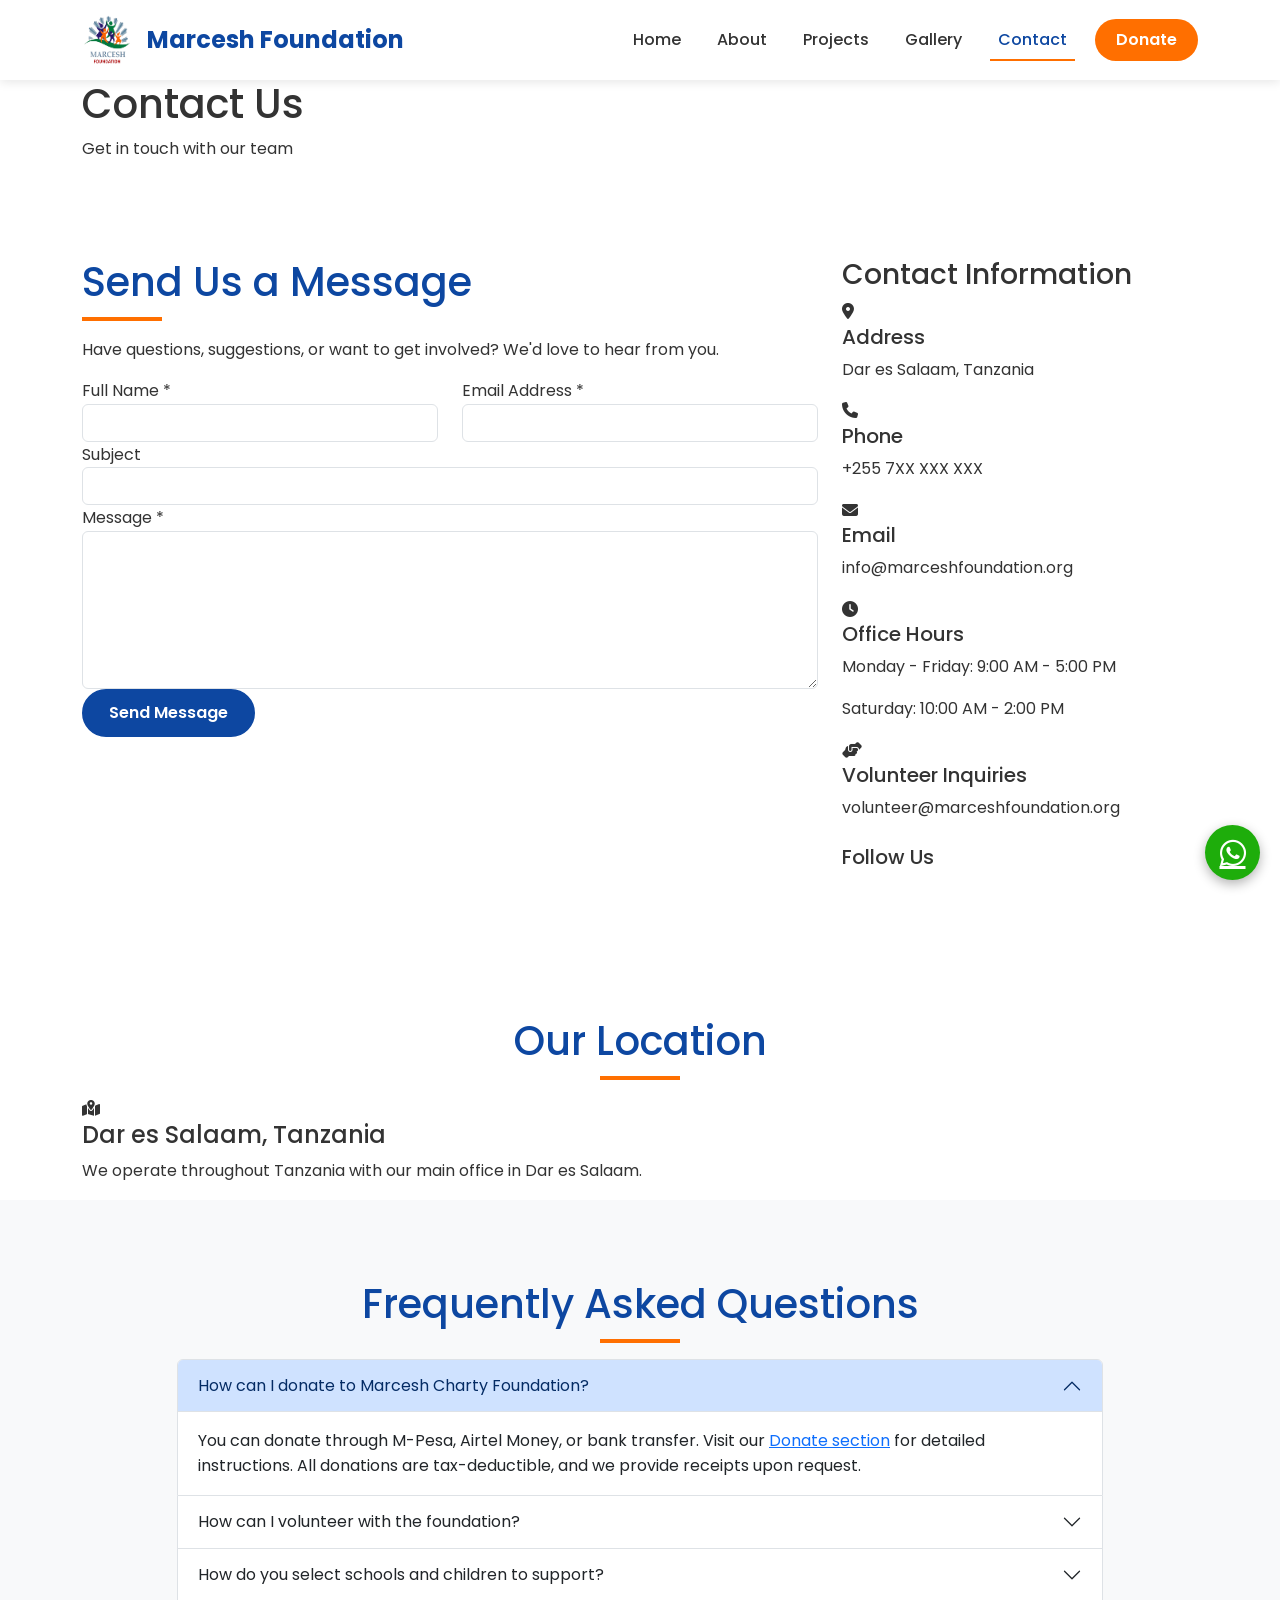
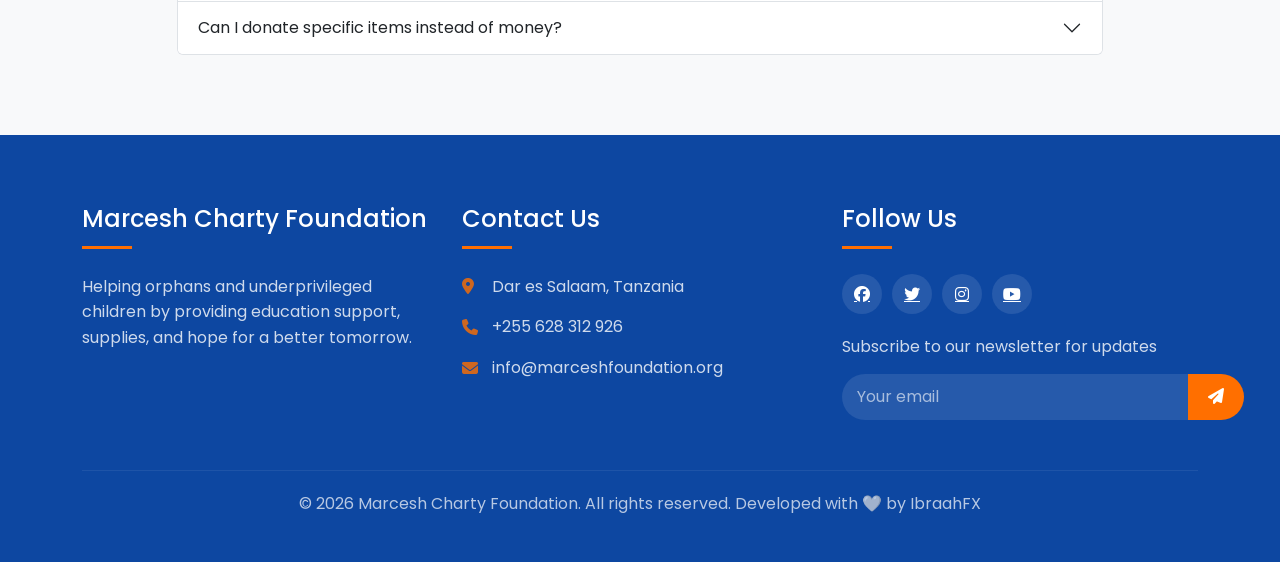
<file: contact.html>
<!DOCTYPE html>
<html lang="en">
<head>
    <meta charset="UTF-8">
    <meta name="viewport" content="width=device-width, initial-scale=1.0">
    <title>Contact Us - Marcesh Charty Foundation</title>
    
    <!-- Bootstrap CSS -->
    <link href="https://cdn.jsdelivr.net/npm/bootstrap@5.3.0-alpha1/dist/css/bootstrap.min.css" rel="stylesheet">
    
    <!-- Google Fonts -->
    <link href="https://fonts.googleapis.com/css2?family=Poppins:wght@300;400;500;600;700&display=swap" rel="stylesheet">
    
    <!-- Font Awesome -->
    <link rel="stylesheet" href="https://cdnjs.cloudflare.com/ajax/libs/font-awesome/6.4.0/css/all.min.css">
    
    <!-- Custom CSS -->
    <link rel="stylesheet" href="cssstyle.css">
</head>
<body>
   <!-- Navigation -->
<nav class="navbar navbar-expand-lg navbar-light fixed-top">
    <div class="container">
        <a class="navbar-brand" href="index.html">
            <!-- Logo Container -->
            <div class="logo-container">
                <!-- WEKA LOGO YAKO HAPA -->
                <img src="marcesh-logo.png" alt="Marcesh Charity Foundation Logo" class="site-logo">
                <!-- Fallback text if logo doesn't load -->
                <span class="logo-text">Marcesh Foundation</span>
            </div>
        </a>
        <button class="navbar-toggler" type="button" data-bs-toggle="collapse" data-bs-target="#navbarNav">
            <span class="navbar-toggler-icon"></span>
        </button>
        <div class="collapse navbar-collapse" id="navbarNav">
            <ul class="navbar-nav ms-auto">
                <li class="nav-item">
                    <a class="nav-link " href="index.html">Home</a>
                </li>
                <li class="nav-item">
                    <a class="nav-link" href="about.html">About</a>
                </li>
                <li class="nav-item">
                    <a class="nav-link" href="projects.html">Projects</a>
                </li>
                <li class="nav-item">
                    <a class="nav-link" href="gallery.html">Gallery</a>
                </li>
                <li class="nav-item">
                    <a class="nav-link active" href="contact.html">Contact</a>
                </li>
                <li class="nav-item">
                    <a class="btn btn-donate" href="index.html#donate-section">Donate</a>
                </li>
            </ul>
        </div>
    </div>
</nav>

    <!-- Page Header -->
    <section class="page-header">
        <div class="container">
            <h1>Contact Us</h1>
            <p>Get in touch with our team</p>
        </div>
    </section>

    <!-- Contact Section -->
    <section class="section-padding">
        <div class="container">
            <div class="row">
                <div class="col-lg-8">
                    <h2 class="section-title">Send Us a Message</h2>
                    <p>Have questions, suggestions, or want to get involved? We'd love to hear from you.</p>
                    
                    <form id="contactForm" class="contact-form">
                        <div class="row">
                            <div class="col-md-6">
                                <div class="form-group">
                                    <label for="name">Full Name *</label>
                                    <input type="text" id="name" class="form-control" required>
                                </div>
                            </div>
                            <div class="col-md-6">
                                <div class="form-group">
                                    <label for="email">Email Address *</label>
                                    <input type="email" id="email" class="form-control" required>
                                </div>
                            </div>
                        </div>
                        
                        <div class="form-group">
                            <label for="subject">Subject</label>
                            <input type="text" id="subject" class="form-control">
                        </div>
                        
                        <div class="form-group">
                            <label for="message">Message *</label>
                            <textarea id="message" rows="6" class="form-control" required></textarea>
                        </div>
                        
                        <button type="submit" class="btn btn-primary">Send Message</button>
                    </form>
                    
                    <div id="formMessage" class="alert alert-success mt-3" style="display: none;">
                        Thank you for your message! We'll get back to you soon.
                    </div>
                </div>
                
                <div class="col-lg-4">
                    <div class="contact-info-card">
                        <h3>Contact Information</h3>
                        
                        <div class="contact-info-item">
                            <div class="contact-icon">
                                <i class="fas fa-map-marker-alt"></i>
                            </div>
                            <div class="contact-details">
                                <h5>Address</h5>
                                <p>Dar es Salaam, Tanzania</p>
                            </div>
                        </div>
                        
                        <div class="contact-info-item">
                            <div class="contact-icon">
                                <i class="fas fa-phone"></i>
                            </div>
                            <div class="contact-details">
                                <h5>Phone</h5>
                                <p>+255 7XX XXX XXX</p>
                            </div>
                        </div>
                        
                        <div class="contact-info-item">
                            <div class="contact-icon">
                                <i class="fas fa-envelope"></i>
                            </div>
                            <div class="contact-details">
                                <h5>Email</h5>
                                <p>info@marceshfoundation.org</p>
                            </div>
                        </div>
                        
                        <div class="contact-info-item">
                            <div class="contact-icon">
                                <i class="fas fa-clock"></i>
                            </div>
                            <div class="contact-details">
                                <h5>Office Hours</h5>
                                <p>Monday - Friday: 9:00 AM - 5:00 PM</p>
                                <p>Saturday: 10:00 AM - 2:00 PM</p>
                            </div>
                        </div>
                        
                        <div class="contact-info-item">
                            <div class="contact-icon">
                                <i class="fas fa-hands-helping"></i>
                            </div>
                            <div class="contact-details">
                                <h5>Volunteer Inquiries</h5>
                                <p>volunteer@marceshfoundation.org</p>
                            </div>
                        </div>
                    </div>
                    
                    <div class="social-contact mt-4">
                        <h5>Follow Us</h5>
                        <div class="social-icons">
                            <a href="#"><i class="fab fa-facebook"></i></a>
                            <a href="#"><i class="fab fa-twitter"></i></a>
                            <a href="#"><i class="fab fa-instagram"></i></a>
                            <a href="#"><i class="fab fa-youtube"></i></a>
                        </div>
                    </div>
                </div>
            </div>
        </div>
    </section>

    <!-- Map Section -->
    <section class="map-section">
        <div class="container">
            <div class="row">
                <div class="col-lg-12">
                    <h2 class="section-title text-center">Our Location</h2>
                    
                    <div class="map-placeholder">
                        <div class="map-content">
                            <i class="fas fa-map-marked-alt"></i>
                            <h4>Dar es Salaam, Tanzania</h4>
                            <p>We operate throughout Tanzania with our main office in Dar es Salaam.</p>
                        </div>
                    </div>
                </div>
            </div>
        </div>
    </section>

    <!-- FAQ Section -->
    <section class="section-padding bg-light">
        <div class="container">
            <h2 class="section-title text-center">Frequently Asked Questions</h2>
            
            <div class="row">
                <div class="col-lg-10 mx-auto">
                    <div class="accordion" id="faqAccordion">
                        <!-- FAQ Item 1 -->
                        <div class="accordion-item">
                            <h2 class="accordion-header" id="faqHeading1">
                                <button class="accordion-button" type="button" data-bs-toggle="collapse" data-bs-target="#faq1">
                                    How can I donate to Marcesh Charty Foundation?
                                </button>
                            </h2>
                            <div id="faq1" class="accordion-collapse collapse show" data-bs-parent="#faqAccordion">
                                <div class="accordion-body">
                                    You can donate through M-Pesa, Airtel Money, or bank transfer. Visit our <a href="index.html#donateSection">Donate section</a> for detailed instructions. All donations are tax-deductible, and we provide receipts upon request.
                                </div>
                            </div>
                        </div>
                        
                        <!-- FAQ Item 2 -->
                        <div class="accordion-item">
                            <h2 class="accordion-header" id="faqHeading2">
                                <button class="accordion-button collapsed" type="button" data-bs-toggle="collapse" data-bs-target="#faq2">
                                    How can I volunteer with the foundation?
                                </button>
                            </h2>
                            <div id="faq2" class="accordion-collapse collapse" data-bs-parent="#faqAccordion">
                                <div class="accordion-body">
                                    We welcome volunteers! Please fill out our volunteer form or email us at volunteer@marceshfoundation.org. We have opportunities in tutoring, event organization, administrative support, and field work.
                                </div>
                            </div>
                        </div>
                        
                        <!-- FAQ Item 3 -->
                        <div class="accordion-item">
                            <h2 class="accordion-header" id="faqHeading3">
                                <button class="accordion-button collapsed" type="button" data-bs-toggle="collapse" data-bs-target="#faq3">
                                    How do you select schools and children to support?
                                </button>
                            </h2>
                            <div id="faq3" class="accordion-collapse collapse" data-bs-parent="#faqAccordion">
                                <div class="accordion-body">
                                    We partner with local authorities, community leaders, and educational institutions to identify the most underserved schools and children. Our team conducts needs assessments to ensure resources are directed where they're needed most.
                                </div>
                            </div>
                        </div>
                        
                        <!-- FAQ Item 4 -->
                        <div class="accordion-item">
                            <h2 class="accordion-header" id="faqHeading4">
                                <button class="accordion-button collapsed" type="button" data-bs-toggle="collapse" data-bs-target="#faq4">
                                    Can I donate specific items instead of money?
                                </button>
                            </h2>
                            <div id="faq4" class="accordion-collapse collapse" data-bs-parent="#faqAccordion">
                                <div class="accordion-body">
                                    Yes! We accept donations of school supplies, clothing, books, and non-perishable food items. Please contact us at donations@marceshfoundation.org to arrange drop-off or pickup.
                                </div>
                            </div>
                        </div>
                    </div>
                </div>
            </div>
        </div>
    </section>

    </section>
<a href="https://wa.me/255628312926" class="whatsapp-float" target="_blank" title="Chat with us on WhatsApp">
    <i class="fab fa-whatsapp"></i>
</a>


    <!-- Footer -->
    <footer class="footer">
        <div class="container">
            <div class="row">
                <div class="col-lg-4">
                    <div class="footer-about">
                        <h4>Marcesh Charty Foundation</h4>
                        <p>Helping orphans and underprivileged children by providing education support, supplies, and hope for a better tomorrow.</p>
                    </div>
                </div>
                
                <div class="col-lg-4">
                    <div class="footer-contact">
                        <h4>Contact Us</h4>
                        <p><i class="fas fa-map-marker-alt"></i> Dar es Salaam, Tanzania</p>
                        <p><i class="fas fa-phone"></i> +255 628 312 926</p>
                        <p><i class="fas fa-envelope"></i> info@marceshfoundation.org</p>
                    </div>
                </div>
                
                <div class="col-lg-4">
                    <div class="footer-social">
                        <h4>Follow Us</h4>
                        <div class="social-icons">
                            <a href="#"><i class="fab fa-facebook"></i></a>
                            <a href="#"><i class="fab fa-twitter"></i></a>
                            <a href="#"><i class="fab fa-instagram"></i></a>
                            <a href="#"><i class="fab fa-youtube"></i></a>
                        </div>
                        <p class="newsletter-text">Subscribe to our newsletter for updates</p>
                        <form class="newsletter-form">
                            <input type="email" placeholder="Your email" required>
                            <button type="submit"><i class="fas fa-paper-plane"></i></button>
                        </form>
                    </div>
                </div>
            </div>
            
            <div class="footer-bottom">
                <p>&copy; 2026 Marcesh Charty Foundation. All rights reserved. Developed with 🤍 by IbraahFX</p>
            </div>
        </div>
    </footer>

    <!-- Bootstrap JS -->
    <script src="https://cdn.jsdelivr.net/npm/bootstrap@5.3.0-alpha1/dist/js/bootstrap.bundle.min.js"></script>
    
    <!-- Custom JS -->
    <script src="jsscript.js"></script>
</body>

</html>
</file>
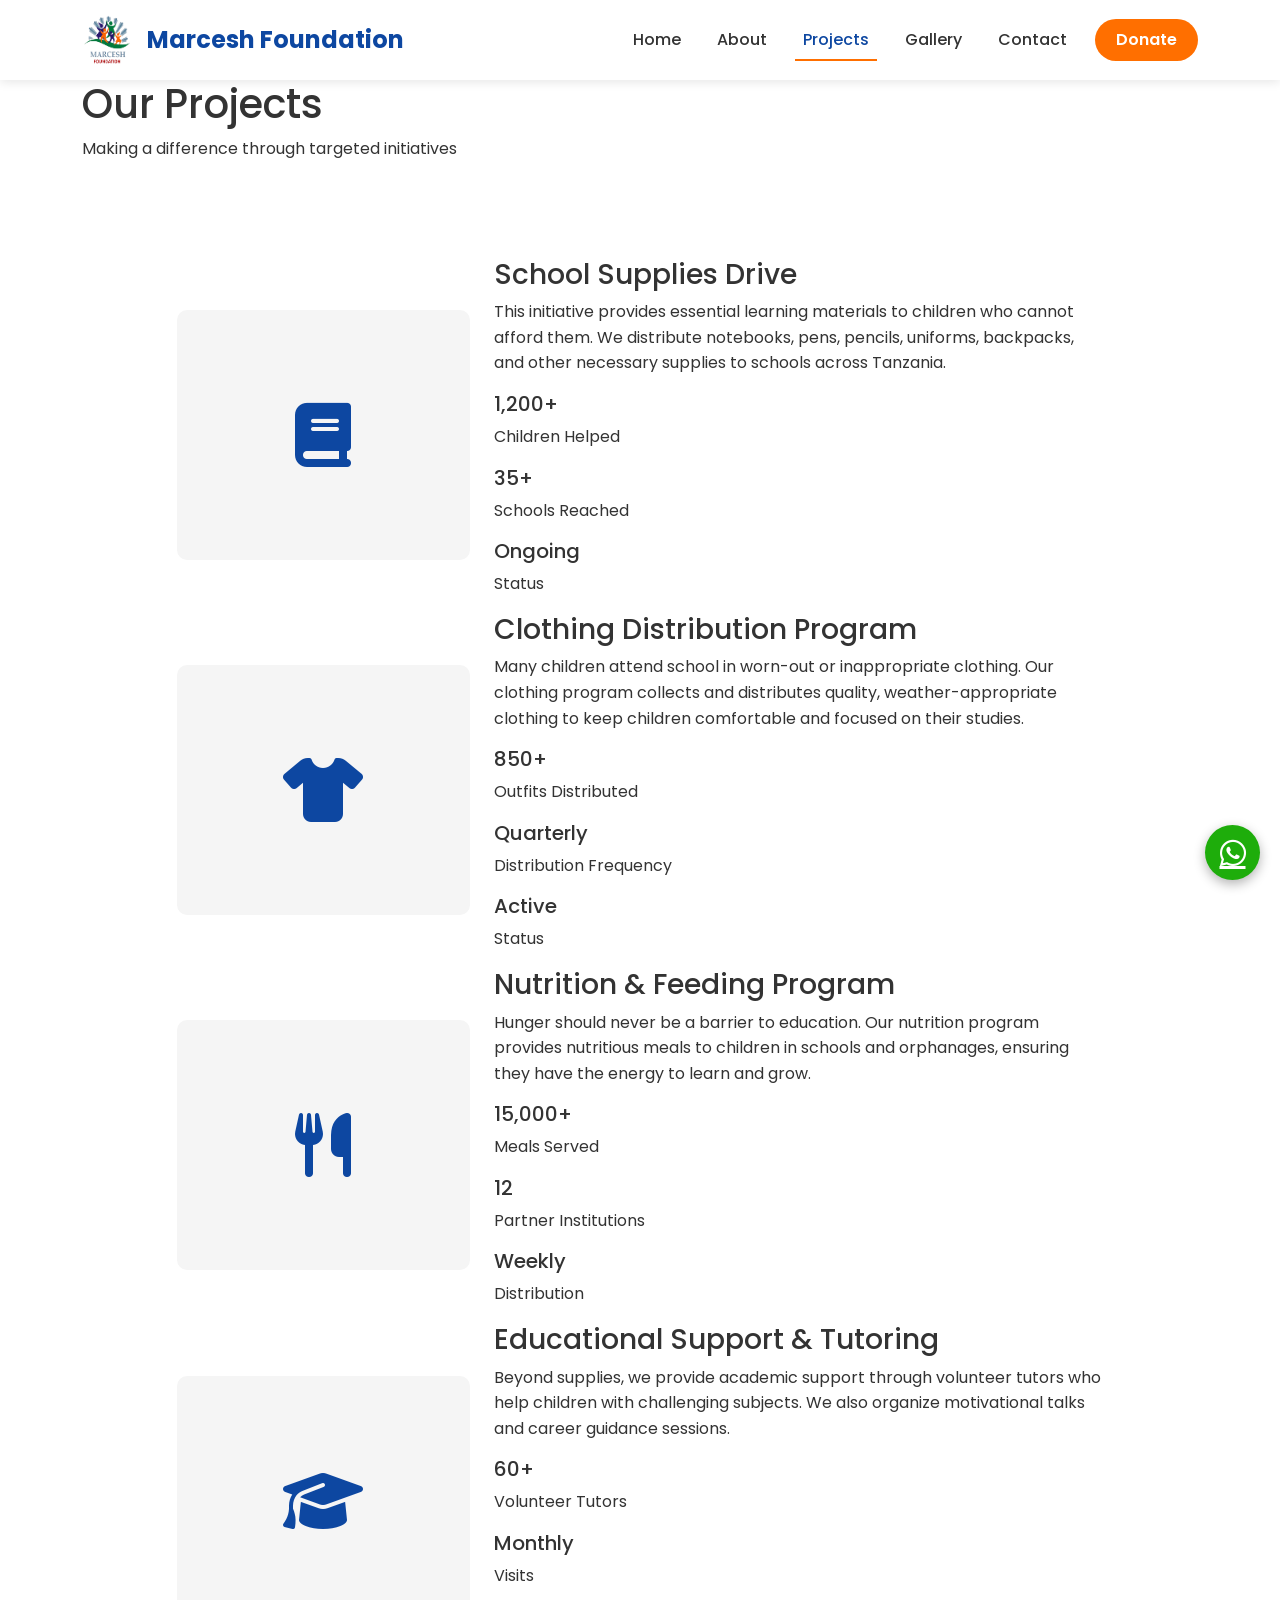
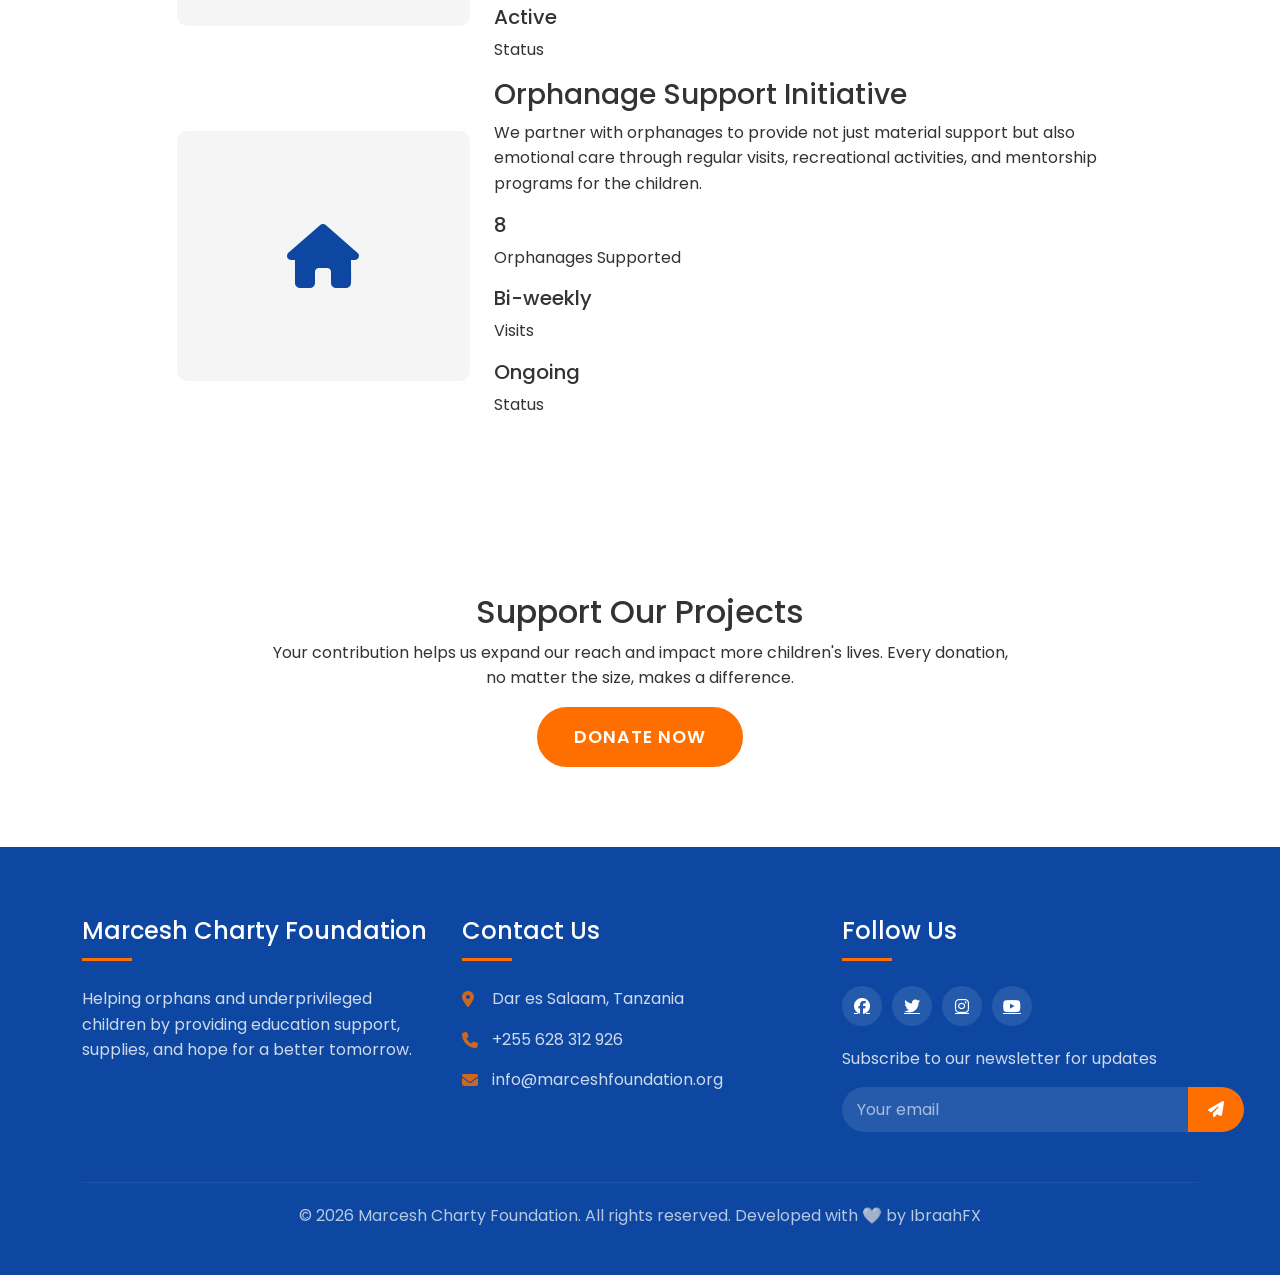
<file: projects.html>
<!DOCTYPE html>
<html lang="en">
<head>
    <meta charset="UTF-8">
    <meta name="viewport" content="width=device-width, initial-scale=1.0">
    <title>Our Projects - Marcesh Charty Foundation</title>
    
    <!-- Bootstrap CSS -->
    <link href="https://cdn.jsdelivr.net/npm/bootstrap@5.3.0-alpha1/dist/css/bootstrap.min.css" rel="stylesheet">
    
    <!-- Google Fonts -->
    <link href="https://fonts.googleapis.com/css2?family=Poppins:wght@300;400;500;600;700&display=swap" rel="stylesheet">
    
    <!-- Font Awesome -->
    <link rel="stylesheet" href="https://cdnjs.cloudflare.com/ajax/libs/font-awesome/6.4.0/css/all.min.css">
    
    <!-- Custom CSS -->
    <link rel="stylesheet" href="cssstyle.css">
</head>
<body>
   <!-- Navigation -->
<nav class="navbar navbar-expand-lg navbar-light fixed-top">
    <div class="container">
        <a class="navbar-brand" href="index.html">
            <!-- Logo Container -->
            <div class="logo-container">
                <!-- WEKA LOGO YAKO HAPA -->
                <img src="marcesh-logo.png" alt="Marcesh Charity Foundation Logo" class="site-logo">
                <!-- Fallback text if logo doesn't load -->
                <span class="logo-text">Marcesh Foundation</span>
            </div>
        </a>
        <button class="navbar-toggler" type="button" data-bs-toggle="collapse" data-bs-target="#navbarNav">
            <span class="navbar-toggler-icon"></span>
        </button>
        <div class="collapse navbar-collapse" id="navbarNav">
            <ul class="navbar-nav ms-auto">
                <li class="nav-item">
                    <a class="nav-link " href="index.html">Home</a>
                </li>
                <li class="nav-item">
                    <a class="nav-link" href="about.html">About</a>
                </li>
                <li class="nav-item">
                    <a class="nav-link active" href="projects.html">Projects</a>
                </li>
                <li class="nav-item">
                    <a class="nav-link" href="gallery.html">Gallery</a>
                </li>
                <li class="nav-item">
                    <a class="nav-link" href="contact.html">Contact</a>
                </li>
                <li class="nav-item">
                    <a class="btn btn-donate" href="index.html#donate-section">Donate</a>
                </li>
            </ul>
        </div>
    </div>
</nav>

    <!-- Page Header -->
    <section class="page-header">
        <div class="container">
            <h1>Our Projects</h1>
            <p>Making a difference through targeted initiatives</p>
        </div>
    </section>

    <!-- Projects List -->
    <section class="section-padding">
        <div class="container">
            <div class="row">
                <div class="col-lg-10 mx-auto">
                    <!-- Project 1 -->
                    <div class="project-detail-card">
                        <div class="row align-items-center">
                            <div class="col-md-4">
                                <div class="project-detail-image">
                                    <div class="image-placeholder">
                                        <i class="fas fa-book"></i>
                                    </div>
                                </div>
                            </div>
                            <div class="col-md-8">
                                <h3>School Supplies Drive</h3>
                                <p>This initiative provides essential learning materials to children who cannot afford them. We distribute notebooks, pens, pencils, uniforms, backpacks, and other necessary supplies to schools across Tanzania.</p>
                                <div class="project-stats">
                                    <div class="stat">
                                        <h5>1,200+</h5>
                                        <p>Children Helped</p>
                                    </div>
                                    <div class="stat">
                                        <h5>35+</h5>
                                        <p>Schools Reached</p>
                                    </div>
                                    <div class="stat">
                                        <h5>Ongoing</h5>
                                        <p>Status</p>
                                    </div>
                                </div>
                            </div>
                        </div>
                    </div>
                    
                    <!-- Project 2 -->
                    <div class="project-detail-card">
                        <div class="row align-items-center">
                            <div class="col-md-4">
                                <div class="project-detail-image">
                                    <div class="image-placeholder">
                                        <i class="fas fa-tshirt"></i>
                                    </div>
                                </div>
                            </div>
                            <div class="col-md-8">
                                <h3>Clothing Distribution Program</h3>
                                <p>Many children attend school in worn-out or inappropriate clothing. Our clothing program collects and distributes quality, weather-appropriate clothing to keep children comfortable and focused on their studies.</p>
                                <div class="project-stats">
                                    <div class="stat">
                                        <h5>850+</h5>
                                        <p>Outfits Distributed</p>
                                    </div>
                                    <div class="stat">
                                        <h5>Quarterly</h5>
                                        <p>Distribution Frequency</p>
                                    </div>
                                    <div class="stat">
                                        <h5>Active</h5>
                                        <p>Status</p>
                                    </div>
                                </div>
                            </div>
                        </div>
                    </div>
                    
                    <!-- Project 3 -->
                    <div class="project-detail-card">
                        <div class="row align-items-center">
                            <div class="col-md-4">
                                <div class="project-detail-image">
                                    <div class="image-placeholder">
                                        <i class="fas fa-utensils"></i>
                                    </div>
                                </div>
                            </div>
                            <div class="col-md-8">
                                <h3>Nutrition & Feeding Program</h3>
                                <p>Hunger should never be a barrier to education. Our nutrition program provides nutritious meals to children in schools and orphanages, ensuring they have the energy to learn and grow.</p>
                                <div class="project-stats">
                                    <div class="stat">
                                        <h5>15,000+</h5>
                                        <p>Meals Served</p>
                                    </div>
                                    <div class="stat">
                                        <h5>12</h5>
                                        <p>Partner Institutions</p>
                                    </div>
                                    <div class="stat">
                                        <h5>Weekly</h5>
                                        <p>Distribution</p>
                                    </div>
                                </div>
                            </div>
                        </div>
                    </div>
                    
                    <!-- Project 4 -->
                    <div class="project-detail-card">
                        <div class="row align-items-center">
                            <div class="col-md-4">
                                <div class="project-detail-image">
                                    <div class="image-placeholder">
                                        <i class="fas fa-graduation-cap"></i>
                                    </div>
                                </div>
                            </div>
                            <div class="col-md-8">
                                <h3>Educational Support & Tutoring</h3>
                                <p>Beyond supplies, we provide academic support through volunteer tutors who help children with challenging subjects. We also organize motivational talks and career guidance sessions.</p>
                                <div class="project-stats">
                                    <div class="stat">
                                        <h5>60+</h5>
                                        <p>Volunteer Tutors</p>
                                    </div>
                                    <div class="stat">
                                        <h5>Monthly</h5>
                                        <p>Visits</p>
                                    </div>
                                    <div class="stat">
                                        <h5>Active</h5>
                                        <p>Status</p>
                                    </div>
                                </div>
                            </div>
                        </div>
                    </div>
                    
                    <!-- Project 5 -->
                    <div class="project-detail-card">
                        <div class="row align-items-center">
                            <div class="col-md-4">
                                <div class="project-detail-image">
                                    <div class="image-placeholder">
                                        <i class="fas fa-home"></i>
                                    </div>
                                </div>
                            </div>
                            <div class="col-md-8">
                                <h3>Orphanage Support Initiative</h3>
                                <p>We partner with orphanages to provide not just material support but also emotional care through regular visits, recreational activities, and mentorship programs for the children.</p>
                                <div class="project-stats">
                                    <div class="stat">
                                        <h5>8</h5>
                                        <p>Orphanages Supported</p>
                                    </div>
                                    <div class="stat">
                                        <h5>Bi-weekly</h5>
                                        <p>Visits</p>
                                    </div>
                                    <div class="stat">
                                        <h5>Ongoing</h5>
                                        <p>Status</p>
                                    </div>
                                </div>
                            </div>
                        </div>
                    </div>
                </div>
            </div>
        </div>
    </section>

    <!-- Call to Action -->
    <section class="cta-section section-padding">
        <div class="container">
            <div class="row">
                <div class="col-lg-8 mx-auto text-center">
                    <h2>Support Our Projects</h2>
                    <p>Your contribution helps us expand our reach and impact more children's lives. Every donation, no matter the size, makes a difference.</p>
                    <a href="index.html#donateSection" class="btn btn-hero">Donate Now</a>
                </div>
            </div>
        </div>
    </section>

    </section>
<a href="https://wa.me/255628312926" class="whatsapp-float" target="_blank" title="Chat with us on WhatsApp">
    <i class="fab fa-whatsapp"></i>
</a>


     <!-- Footer -->
    <footer class="footer">
        <div class="container">
            <div class="row">
                <div class="col-lg-4">
                    <div class="footer-about">
                        <h4>Marcesh Charty Foundation</h4>
                        <p>Helping orphans and underprivileged children by providing education support, supplies, and hope for a better tomorrow.</p>
                    </div>
                </div>
                
                <div class="col-lg-4">
                    <div class="footer-contact">
                        <h4>Contact Us</h4>
                        <p><i class="fas fa-map-marker-alt"></i> Dar es Salaam, Tanzania</p>
                        <p><i class="fas fa-phone"></i> +255 628 312 926</p>
                        <p><i class="fas fa-envelope"></i> info@marceshfoundation.org</p>
                    </div>
                </div>
                
                <div class="col-lg-4">
                    <div class="footer-social">
                        <h4>Follow Us</h4>
                        <div class="social-icons">
                            <a href="#"><i class="fab fa-facebook"></i></a>
                            <a href="#"><i class="fab fa-twitter"></i></a>
                            <a href="#"><i class="fab fa-instagram"></i></a>
                            <a href="#"><i class="fab fa-youtube"></i></a>
                        </div>
                        <p class="newsletter-text">Subscribe to our newsletter for updates</p>
                        <form class="newsletter-form">
                            <input type="email" placeholder="Your email" required>
                            <button type="submit"><i class="fas fa-paper-plane"></i></button>
                        </form>
                    </div>
                </div>
            </div>
            
            <div class="footer-bottom">
                <p>&copy; 2026 Marcesh Charty Foundation. All rights reserved. Developed with 🤍 by IbraahFX</p>
            </div>
        </div>
    </footer>

    <!-- Bootstrap JS -->
    <script src="https://cdn.jsdelivr.net/npm/bootstrap@5.3.0-alpha1/dist/js/bootstrap.bundle.min.js"></script>
    
    <!-- Custom JS -->
    <script src="jsscript.js"></script>
</body>

</html>
</file>
<file: cssstyle.css>
/* 
 * Marcesh Charty Foundation - Main Stylesheet
 * With Hero Image Slider (5 images)
 */

/* ====== Base Styles ====== */
:root {
    --primary-blue: #0d47a1;
    --primary-orange: #ff6f00;
    --light-orange: #ffab40;
    --white: #ffffff;
    --light-gray: #f5f5f5;
    --dark-gray: #333333;
    --medium-gray: #777777;
    --transition: all 0.3s ease;
}

* {
    margin: 0;
    padding: 0;
    box-sizing: border-box;
}

body {
    font-family: 'Poppins', sans-serif;
    color: var(--dark-gray);
    line-height: 1.6;
    padding-top: 80px; /* For fixed navbar */
}

/* ====== NAVBAR LOGO STYLES ====== */
.navbar-brand {
    padding: 0;
}

.logo-container {
    display: flex;
    align-items: center;
    gap: 15px;
}

.site-logo {
    height: 50px;
    width: auto;
    object-fit: contain;
    transition: all 0.3s ease;
}

.site-logo:hover {
    transform: scale(1.05);
}

.logo-text {
    font-size: 1.4rem;
    font-weight: 700;
    color: #0033A0;
    display: inline-block;
}

/* Mobile Logo Adjustments */
@media (max-width: 991px) {
    .logo-container {
        gap: 10px;
    }
    
    .site-logo {
        height: 40px;
    }
    
    .logo-text {
        font-size: 1.2rem;
    }
}

/* Small Mobile */
@media (max-width: 576px) {
    .logo-text {
        font-size: 1rem;
        max-width: 150px;
        line-height: 1.2;
    }
    
    .site-logo {
        height: 35px;
    }
}

/* Navbar Scrolled State */
.navbar-scrolled {
    padding: 8px 0 !important;
    background-color: rgba(255, 255, 255, 0.98) !important;
    backdrop-filter: blur(10px);
}

.navbar-scrolled .site-logo {
    height: 40px;
}

.navbar-scrolled .logo-text {
    font-size: 1.2rem;
}

/* ====== Hero Section with Image Slider ====== */
.hero-slider {
    position: relative;
    height: 100vh;
    min-height: 600px;
    margin-top: -80px;
    overflow: hidden;
}

/* Carousel Styles */
#heroCarousel {
    height: 100%;
    width: 100%;
}

.carousel-inner, .carousel-item {
    height: 100%;
}

.carousel-image {
    height: 100%;
    width: 100%;
    background-size: cover;
    background-position: center;
    background-repeat: no-repeat;
}

/* Dark overlay on images for better text readability */
.carousel-item::before {
    content: '';
    position: absolute;
    top: 0;
    left: 0;
    right: 0;
    bottom: 0;
    background: linear-gradient(
        rgba(13, 71, 161, 0.75), /* Deep blue with transparency */
        rgba(13, 71, 161, 0.6)
    );
    z-index: 1;
}

/* Carousel Indicators */
.carousel-indicators {
    bottom: 80px;
    z-index: 3;
}

.carousel-indicators button {
    width: 12px;
    height: 12px;
    border-radius: 50%;
    margin: 0 8px;
    border: 2px solid white;
    background-color: transparent;
}

.carousel-indicators button.active {
    background-color: var(--primary-orange);
    border-color: var(--primary-orange);
}

/* Carousel Controls */
.carousel-control-prev,
.carousel-control-next {
    width: 60px;
    height: 60px;
    background-color: rgba(255, 255, 255, 0.2);
    border-radius: 50%;
    top: 50%;
    transform: translateY(-50%);
    margin: 0 20px;
    z-index: 3;
    transition: var(--transition);
}

.carousel-control-prev:hover,
.carousel-control-next:hover {
    background-color: var(--primary-orange);
}

.carousel-control-prev {
    left: 20px;
}

.carousel-control-next {
    right: 20px;
}

/* Hero Content Overlay */
.hero-content-overlay {
    position: absolute;
    top: 0;
    left: 0;
    right: 0;
    bottom: 0;
    display: flex;
    align-items: center;
    z-index: 2;
}

.hero-title {
    font-size: 3.5rem;
    font-weight: 700;
    margin-bottom: 20px;
    text-shadow: 2px 2px 8px rgba(0, 0, 0, 0.3);
    letter-spacing: 1px;
    color: var(--white);
}

.hero-subtitle {
    font-size: 2.2rem;
    font-weight: 600;
    margin-bottom: 25px;
    color: var(--primary-orange);
    text-shadow: 1px 1px 4px rgba(0, 0, 0, 0.3);
}

.hero-text {
    font-size: 1.3rem;
    max-width: 700px;
    margin: 0 auto 40px;
    line-height: 1.8;
    opacity: 0.95;
    color: var(--white);
    text-shadow: 1px 1px 3px rgba(0, 0, 0, 0.3);
}

.hero-buttons {
    display: flex;
    gap: 20px;
    justify-content: center;
    flex-wrap: wrap;
}

.btn-hero {
    background-color: var(--primary-orange);
    color: var(--white);
    padding: 15px 35px;
    border-radius: 50px;
    font-weight: 600;
    font-size: 1.1rem;
    border: 2px solid var(--primary-orange);
    transition: all 0.3s ease;
    text-transform: uppercase;
    letter-spacing: 1px;
}

.btn-hero:hover {
    background-color: transparent;
    color: var(--primary-orange);
    transform: translateY(-3px);
    box-shadow: 0 10px 20px rgba(0, 0, 0, 0.2);
}

.btn-hero-outline {
    background-color: transparent;
    color: var(--white);
    padding: 15px 35px;
    border-radius: 50px;
    font-weight: 600;
    font-size: 1.1rem;
    border: 2px solid var(--white);
    transition: all 0.3s ease;
    text-transform: uppercase;
    letter-spacing: 1px;
}

.btn-hero-outline:hover {
    background-color: var(--white);
    color: var(--primary-blue);
    transform: translateY(-3px);
    box-shadow: 0 10px 20px rgba(0, 0, 0, 0.2);
}

/* Scroll indicator */
.hero-scroll-indicator {
    position: absolute;
    bottom: 30px;
    left: 50%;
    transform: translateX(-50%);
    z-index: 3;
    animation: bounce 2s infinite;
}

.scroll-down {
    display: flex;
    align-items: center;
    justify-content: center;
    width: 50px;
    height: 50px;
    border-radius: 50%;
    background-color: rgba(255, 255, 255, 0.2);
    color: white;
    font-size: 1.5rem;
    text-decoration: none;
    transition: all 0.3s ease;
}

.scroll-down:hover {
    background-color: var(--primary-orange);
    transform: scale(1.1);
}

@keyframes bounce {
    0%, 20%, 50%, 80%, 100% {
        transform: translateX(-50%) translateY(0);
    }
    40% {
        transform: translateX(-50%) translateY(-10px);
    }
    60% {
        transform: translateX(-50%) translateY(-5px);
    }
}

/* Animation classes */
.animate-pop {
    animation: popIn 1s ease-out;
}

.animate-fade {
    animation: fadeInUp 1s ease-out 0.3s both;
}

.animate-slide {
    animation: fadeInUp 1s ease-out 0.6s both;
}

@keyframes popIn {
    0% {
        opacity: 0;
        transform: scale(0.8);
    }
    100% {
        opacity: 1;
        transform: scale(1);
    }
}

@keyframes fadeInUp {
    0% {
        opacity: 0;
        transform: translateY(30px);
    }
    100% {
        opacity: 1;
        transform: translateY(0);
    }
}

/* ====== Picha 5 zilizotumika ====== */
/*
1. Watoto shuleni - https://images.unsplash.com/photo-1488521787991-ed7bbaae773c
2. Watoto wanasoma - https://images.unsplash.com/photo-1532629345422-7515f3d16bb6
3. Watoto wenye vitabu - https://images.unsplash.com/photo-1577896851231-70ef18881754
4. Watoto wakifurahi - https://images.unsplash.com/photo-1523050854058-8df90110c9f1
5. Watoto na walimu - https://images.unsplash.com/photo-1511632765486-a01980e01a18
*/

/* ====== Responsive Styles for Slider ====== */
@media (max-width: 991px) {
    .hero-title {
        font-size: 2.8rem;
    }
    
    .hero-subtitle {
        font-size: 1.8rem;
    }
    
    .hero-text {
        font-size: 1.2rem;
    }
    
    .carousel-control-prev,
    .carousel-control-next {
        width: 50px;
        height: 50px;
        margin: 0 10px;
    }
    
    .carousel-indicators {
        bottom: 70px;
    }
}

@media (max-width: 767px) {
    .hero-slider {
        height: 80vh;
        min-height: 500px;
    }
    
    .hero-title {
        font-size: 2.2rem;
    }
    
    .hero-subtitle {
        font-size: 1.5rem;
    }
    
    .hero-text {
        font-size: 1.1rem;
        padding: 0 15px;
    }
    
    .hero-buttons {
        flex-direction: column;
        align-items: center;
    }
    
    .btn-hero,
    .btn-hero-outline {
        width: 80%;
        max-width: 250px;
    }
    
    .carousel-control-prev,
    .carousel-control-next {
        display: none; /* Hide controls on mobile for simplicity */
    }
    
    .carousel-indicators {
        bottom: 60px;
    }
    
    .carousel-indicators button {
        width: 10px;
        height: 10px;
        margin: 0 5px;
    }
}

@media (max-width: 575px) {
    .hero-slider {
        height: 70vh;
        min-height: 450px;
    }
    
    .hero-title {
        font-size: 1.8rem;
    }
    
    .hero-subtitle {
        font-size: 1.3rem;
    }
    
    .hero-text {
        font-size: 1rem;
    }
    
    .carousel-indicators {
        bottom: 50px;
    }
}

/* ====== Rest of your CSS (keep all your existing styles below) ====== */

/* Typography */
.section-title {
    font-size: 2.5rem;
    margin-bottom: 1rem;
    color: var(--primary-blue);
    position: relative;
    padding-bottom: 15px;
}

.section-title:after {
    content: '';
    position: absolute;
    bottom: 0;
    left: 0;
    width: 80px;
    height: 4px;
    background-color: var(--primary-orange);
}

.section-title.text-center:after {
    left: 50%;
    transform: translateX(-50%);
}

.section-subtitle {
    font-size: 1.1rem;
    color: var(--medium-gray);
    margin-bottom: 3rem;
}

/* Navigation */
.navbar {
    background-color: var(--white);
    box-shadow: 0 2px 10px rgba(0, 0, 0, 0.1);
    padding: 15px 0;
    transition: var(--transition);
}

.navbar-brand .logo-text {
    font-weight: 700;
    font-size: 1.5rem;
    color: var(--primary-blue);
}

.navbar-nav .nav-link {
    color: var(--dark-gray);
    font-weight: 500;
    margin: 0 10px;
    padding: 8px 0;
    position: relative;
}

.navbar-nav .nav-link:after {
    content: '';
    position: absolute;
    bottom: 0;
    left: 0;
    width: 0;
    height: 2px;
    background-color: var(--primary-orange);
    transition: var(--transition);
}

.navbar-nav .nav-link:hover:after,
.navbar-nav .nav-link.active:after {
    width: 100%;
}

.navbar-nav .nav-link.active {
    color: var(--primary-blue);
}

.btn-donate {
    background-color: var(--primary-orange);
    color: var(--white);
    padding: 8px 20px;
    border-radius: 30px;
    font-weight: 600;
    margin-left: 10px;
}

.btn-donate:hover {
    background-color: var(--light-orange);
    color: var(--white);
}

/* About Section */
.section-padding {
    padding: 80px 0;
}

.bg-light {
    background-color: var(--light-gray);
}

.about-text {
    font-size: 1.1rem;
    margin-bottom: 1.5rem;
    color: var(--medium-gray);
}

.btn-primary {
    background-color: var(--primary-blue);
    color: var(--white);
    padding: 10px 25px;
    border-radius: 30px;
    font-weight: 600;
    border: 2px solid var(--primary-blue);
    transition: var(--transition);
}

.btn-primary:hover {
    background-color: transparent;
    color: var(--primary-blue);
}

.image-placeholder {
    width: 100%;
    height: 250px;
    background-color: var(--light-gray);
    display: flex;
    align-items: center;
    justify-content: center;
    border-radius: 10px;
    color: var(--primary-blue);
    font-size: 4rem;
}

/* Counter Section */
.counter-section {
    background-color: var(--primary-blue);
    color: var(--white);
}

.counter-item {
    padding: 30px 0;
}

.counter-item i {
    font-size: 3rem;
    color: var(--light-orange);
    margin-bottom: 1rem;
}

.counter-item h3 {
    font-size: 3.5rem;
    font-weight: 700;
    margin-bottom: 0.5rem;
}

.counter-item p {
    font-size: 1.2rem;
    opacity: 0.9;
}

/* Project Cards */
.project-card {
    background-color: var(--white);
    border-radius: 10px;
    overflow: hidden;
    box-shadow: 0 5px 15px rgba(0, 0, 0, 0.1);
    margin-bottom: 30px;
    transition: var(--transition);
    height: 100%;
}

.project-card:hover {
    transform: translateY(-10px);
    box-shadow: 0 15px 30px rgba(0, 0, 0, 0.15);
}

.project-image {
    height: 200px;
}

.project-content {
    padding: 25px;
}

.project-content h4 {
    color: var(--primary-blue);
    margin-bottom: 15px;
}

.project-content p {
    color: var(--medium-gray);
    margin-bottom: 20px;
}

.btn-link {
    color: var(--primary-orange);
    font-weight: 600;
    display: inline-flex;
    align-items: center;
}

.btn-link:after {
    content: '→';
    margin-left: 5px;
    transition: var(--transition);
}

.btn-link:hover:after {
    margin-left: 10px;
}

/* Modern CEO Card */
.ceo-card {
    background: white;
    border-radius: 20px;
    overflow: hidden;
    box-shadow: 0 20px 60px rgba(0, 0, 0, 0.1);
}

.ceo-profile {
    padding: 30px;
    background: linear-gradient(135deg, #0033A0 0%, #00257a 100%);
    height: 100%;
    display: flex;
    flex-direction: column;
    justify-content: center;
    align-items: center;
}

.profile-image {
    width: 250px;
    height: 250px;
    border-radius: 50%;
    overflow: hidden;
    border: 8px solid rgba(255, 255, 255, 0.2);
    box-shadow: 0 10px 30px rgba(0, 0, 0, 0.2);
}

.profile-image img {
    width: 100%;
    height: 100%;
    object-fit: cover;
}

.profile-details h4 {
    color: white;
    font-size: 1.8rem;
    margin-bottom: 5px;
}

.profile-details .title {
    color: #FF6B35;
    font-size: 1.1rem;
    font-weight: 500;
}

.profile-social {
    display: flex;
    gap: 15px;
}

.social-icon {
    width: 40px;
    height: 40px;
    background: rgba(255, 255, 255, 0.1);
    border-radius: 50%;
    display: flex;
    align-items: center;
    justify-content: center;
    color: white;
    text-decoration: none;
    transition: all 0.3s ease;
}

.social-icon:hover {
    background: #FF6B35;
    transform: translateY(-3px);
}

.ceo-message-card {
    padding: 40px;
    height: 100%;
    display: flex;
    flex-direction: column;
}

.message-header {
    display: flex;
    justify-content: space-between;
    align-items: center;
    margin-bottom: 30px;
    padding-bottom: 15px;
    border-bottom: 2px solid #f0f0f0;
}

.message-header h3 {
    color: #0033A0;
    margin: 0;
}

.message-icon {
    width: 60px;
    height: 60px;
    background: linear-gradient(135deg, #FF6B35, #ff8c5a);
    border-radius: 50%;
    display: flex;
    align-items: center;
    justify-content: center;
    color: white;
    font-size: 1.5rem;
}

.quote-text {
    font-size: 1.3rem;
    line-height: 1.7;
    color: #333;
    font-style: italic;
    border-left: 4px solid #FF6B35;
    padding-left: 20px;
    margin-bottom: 25px;
}

.message-body p {
    color: #555;
    line-height: 1.7;
    margin-bottom: 15px;
}

.signature {
    margin-top: auto;
}

.signature-img {
    max-width: 180px;
    height: auto;
    opacity: 0.9;
}

@media (max-width: 991px) {
    .ceo-profile {
        padding: 40px 20px;
    }
    
    .profile-image {
        width: 200px;
        height: 200px;
    }
    
    .ceo-message-card {
        padding: 30px 20px;
    }
}

@media (max-width: 768px) {
    .ceo-card {
        border-radius: 15px;
    }
    
    .profile-image {
        width: 180px;
        height: 180px;
    }
    
    .profile-details h4 {
        font-size: 1.5rem;
    }
    
    .quote-text {
        font-size: 1.1rem;
    }
}

/* Testimonials */
.testimonial-card {
    background-color: var(--white);
    padding: 30px;
    border-radius: 10px;
    box-shadow: 0 5px 15px rgba(0, 0, 0, 0.05);
    margin-bottom: 30px;
    height: 100%;
}

.testimonial-text {
    font-style: italic;
    color: var(--medium-gray);
    margin-bottom: 25px;
    position: relative;
    padding-left: 20px;
}

.testimonial-text:before {
    content: '"';
    position: absolute;
    left: 0;
    top: -10px;
    font-size: 3rem;
    color: var(--primary-orange);
    opacity: 0.3;
}

.testimonial-author h5 {
    color: var(--primary-blue);
    margin-bottom: 5px;
}

.testimonial-author p {
    color: var(--medium-gray);
    font-size: 0.9rem;
}

/* ====== DONATION SECTION ====== */
.donate-section {
    background: linear-gradient(135deg, #f8f9fa 0%, #e9ecef 100%);
    position: relative;
    overflow: hidden;
}

.donate-section::before {
    content: '';
    position: absolute;
    top: 0;
    left: 0;
    width: 100%;
    height: 5px;
    background: linear-gradient(to right, #0033A0, #FF6B35);
}

.donation-methods {
    margin-top: 40px;
}

.method-card {
    background: white;
    border-radius: 15px;
    padding: 30px 20px;
    text-align: center;
    height: 100%;
    box-shadow: 0 10px 30px rgba(0, 0, 0, 0.08);
    border: 1px solid rgba(0, 51, 160, 0.1);
    transition: all 0.3s ease;
    position: relative;
    overflow: hidden;
}

.method-card:hover {
    transform: translateY(-10px);
    box-shadow: 0 15px 40px rgba(0, 0, 0, 0.15);
    border-color: #FF6B35;
}

.method-card::before {
    content: '';
    position: absolute;
    top: 0;
    left: 0;
    width: 100%;
    height: 5px;
    background: #0033A0;
}

.method-card:nth-child(2)::before {
    background: #FF6B35;
}

.method-card:nth-child(3)::before {
    background: #28a745; /* Green for bank */
}

.method-logo {
    height: 80px;
    display: flex;
    align-items: center;
    justify-content: center;
    margin-bottom: 20px;
}

.method-logo img {
    max-height: 60px;
    width: auto;
    object-fit: contain;
    transition: all 0.3s ease;
}

.method-card:hover .method-logo img {
    transform: scale(1.1);
}

.method-card h4 {
    color: #0033A0;
    font-size: 1.4rem;
    margin-bottom: 15px;
    font-weight: 600;
}

.method-card p {
    color: #555;
    margin-bottom: 8px;
    font-size: 0.95rem;
}

.method-card .phone-number {
    font-size: 1.2rem;
    font-weight: 700;
    color: #0033A0;
    background: rgba(0, 51, 160, 0.05);
    padding: 8px 15px;
    border-radius: 8px;
    display: inline-block;
    margin: 10px 0;
}

.method-card .small {
    font-size: 0.85rem;
    color: #777;
    margin-top: 10px;
    display: block;
}

/* Donation Options Layout (Horizontal) */
.donation-options {
    max-width: 800px;
    margin: 40px auto;
}

.donation-option {
    display: flex;
    align-items: center;
    background: white;
    border-radius: 12px;
    padding: 20px;
    margin-bottom: 20px;
    box-shadow: 0 5px 20px rgba(0, 0, 0, 0.05);
    border-left: 4px solid #0033A0;
    transition: all 0.3s ease;
}

.donation-option:hover {
    border-left-color: #FF6B35;
    box-shadow: 0 8px 25px rgba(0, 0, 0, 0.1);
    transform: translateX(5px);
}

.donation-option:nth-child(2) {
    border-left-color: #FF6B35;
}

.donation-option:nth-child(3) {
    border-left-color: #28a745;
}

.donation-icon {
    flex-shrink: 0;
    width: 100px;
    height: 70px;
    display: flex;
    align-items: center;
    justify-content: center;
    margin-right: 20px;
    padding: 10px;
    background: rgba(0, 51, 160, 0.03);
    border-radius: 8px;
}

.donation-icon img {
    max-width: 100%;
    max-height: 50px;
    object-fit: contain;
}

.donation-details {
    flex: 1;
}

.donation-details h5 {
    color: #0033A0;
    font-size: 1.2rem;
    margin-bottom: 8px;
    font-weight: 600;
}

.donation-details strong {
    color: #0033A0;
    font-weight: 600;
}

.donation-details .text-muted {
    color: #666;
    font-size: 0.9rem;
    margin-top: 5px;
}

/* Responsive Design for Donation Section */
@media (max-width: 768px) {
    .donation-option {
        flex-direction: column;
        text-align: center;
        padding: 25px 20px;
    }
    
    .donation-icon {
        width: 100%;
        margin-right: 0;
        margin-bottom: 15px;
        height: 60px;
    }
    
    .donation-icon img {
        max-height: 40px;
    }
    
    .method-card {
        padding: 25px 15px;
        margin-bottom: 20px;
    }
    
    .method-logo {
        height: 70px;
    }
    
    .method-logo img {
        max-height: 50px;
    }
    
    .method-card h4 {
        font-size: 1.2rem;
    }
    
    .method-card .phone-number {
        font-size: 1.1rem;
        padding: 6px 12px;
    }
}

/* Animation for donation section elements */
@keyframes fadeInUp {
    from {
        opacity: 0;
        transform: translateY(20px);
    }
    to {
        opacity: 1;
        transform: translateY(0);
    }
}

.method-card {
    animation: fadeInUp 0.5s ease forwards;
}

.method-card:nth-child(1) { animation-delay: 0.1s; }
.method-card:nth-child(2) { animation-delay: 0.2s; }
.method-card:nth-child(3) { animation-delay: 0.3s; }

.donation-option {
    animation: fadeInUp 0.5s ease forwards;
}

.donation-option:nth-child(1) { animation-delay: 0.1s; }
.donation-option:nth-child(2) { animation-delay: 0.2s; }
.donation-option:nth-child(3) { animation-delay: 0.3s; }

/* Donation Instructions */
.donation-instructions {
    background: rgba(0, 51, 160, 0.05);
    border-radius: 12px;
    padding: 25px;
    margin-top: 40px;
    border-left: 4px solid #FF6B35;
}

.donation-instructions h5 {
    color: #0033A0;
    margin-bottom: 15px;
    font-size: 1.3rem;
}

.donation-instructions ol {
    padding-left: 20px;
    margin-bottom: 0;
}

.donation-instructions li {
    margin-bottom: 10px;
    color: #555;
}

.donation-instructions li:last-child {
    margin-bottom: 0;
}

/* QR Code Styling (Optional) */
.qr-code-container {
    text-align: center;
    margin-top: 30px;
    padding: 20px;
    background: white;
    border-radius: 12px;
    box-shadow: 0 5px 20px rgba(0, 0, 0, 0.05);
    display: inline-block;
}

.qr-code-container h6 {
    color: #0033A0;
    margin-bottom: 15px;
    font-size: 1.1rem;
}

.qr-code {
    width: 180px;
    height: 180px;
    background: #f8f9fa;
    border-radius: 8px;
    padding: 15px;
    margin: 0 auto;
    display: flex;
    align-items: center;
    justify-content: center;
}

.qr-code-placeholder {
    width: 150px;
    height: 150px;
    background: linear-gradient(45deg, #0033A0, #FF6B35);
    opacity: 0.1;
    border-radius: 4px;
}

/* Call to Action in Donation Section */
.donation-cta {
    margin-top: 40px;
    text-align: center;
}

.donation-cta .btn {
    padding: 12px 35px;
    font-size: 1.1rem;
    margin: 0 10px 15px;
}

/* Note for donations */
.donation-note {
    background: #fff8e1;
    border-left: 4px solid #FF6B35;
    padding: 15px;
    border-radius: 8px;
    margin-top: 20px;
    font-size: 0.95rem;
    color: #555;
}

.donation-note i {
    color: #FF6B35;
    margin-right: 10px;
}
/* Footer */
.footer {
    background-color: var(--primary-blue);
    color: var(--white);
    padding: 70px 0 30px;
}

.footer-about h4,
.footer-contact h4,
.footer-social h4 {
    color: var(--white);
    margin-bottom: 25px;
    position: relative;
    padding-bottom: 15px;
}

.footer-about h4:after,
.footer-contact h4:after,
.footer-social h4:after {
    content: '';
    position: absolute;
    bottom: 0;
    left: 0;
    width: 50px;
    height: 3px;
    background-color: var(--primary-orange);
}

.footer-about p {
    opacity: 0.8;
}

.footer-contact p {
    margin-bottom: 15px;
    display: flex;
    align-items: center;
    opacity: 0.8;
}

.footer-contact i {
    margin-right: 10px;
    color: var(--primary-orange);
    width: 20px;
}

.social-icons {
    display: flex;
    margin-bottom: 20px;
}

.social-icons a {
    display: flex;
    align-items: center;
    justify-content: center;
    width: 40px;
    height: 40px;
    background-color: rgba(255, 255, 255, 0.1);
    border-radius: 50%;
    margin-right: 10px;
    color: var(--white);
    transition: var(--transition);
}

.social-icons a:hover {
    background-color: var(--primary-orange);
    transform: translateY(-3px);
}

.newsletter-text {
    margin-bottom: 15px;
    opacity: 0.8;
}

.newsletter-form {
    display: flex;
}

.newsletter-form input {
    flex-grow: 1;
    padding: 10px 15px;
    border: none;
    border-radius: 30px 0 0 30px;
    background-color: rgba(255, 255, 255, 0.1);
    color: var(--white);
}

.newsletter-form input::placeholder {
    color: rgba(255, 255, 255, 0.6);
}

.newsletter-form button {
    background-color: var(--primary-orange);
    color: var(--white);
    border: none;
    padding: 0 20px;
    border-radius: 0 30px 30px 0;
    cursor: pointer;
    transition: var(--transition);
}

.newsletter-form button:hover {
    background-color: var(--light-orange);
}

.footer-bottom {
    text-align: center;
    margin-top: 50px;
    padding-top: 20px;
    border-top: 1px solid rgba(255, 255, 255, 0.1);
    opacity: 0.7;
}

/* Animation Classes for Other Elements */
.fade-in {
    opacity: 0;
    transform: translateY(20px);
    transition: opacity 0.6s ease, transform 0.6s ease;
}

.fade-in.visible {
    opacity: 1;
    transform: translateY(0);
}

/* Responsive adjustments */
@media (max-width: 991px) {
    .section-padding {
        padding: 60px 0;
    }
    
    .section-title {
        font-size: 2rem;
    }
    
    .counter-item h3 {
        font-size: 2.8rem;
    }
}

@media (max-width: 767px) {
    body {
        padding-top: 70px;
    }
    
    .section-title {
        font-size: 1.8rem;
    }
    
    .counter-item {
        margin-bottom: 30px;
    }
    
    .counter-item:last-child {
        margin-bottom: 0;
    }
    
    .navbar-nav .btn-donate {
        margin-left: 0;
        margin-top: 10px;
    }
    
    .footer {
        padding: 50px 0 20px;
    }
    
    .footer-about,
    .footer-contact,
    .footer-social {
        margin-bottom: 40px;
    }
}

@media (max-width: 575px) {
    .section-title {
        font-size: 1.6rem;
    }
    
    .project-stats .stat {
        min-width: 100px;
    }
}


/* ====== Gallery Page ====== */
.gallery-filter {
    margin-bottom: 40px;
}

.filter-btn {
    background-color: var(--light-gray);
    border: none;
    padding: 10px 20px;
    border-radius: 30px;
    margin: 0 5px 10px;
    font-weight: 500;
    color: var(--dark-gray);
    transition: var(--transition);
    cursor: pointer;
}

.filter-btn:hover,
.filter-btn.active {
    background-color: var(--primary-orange);
    color: var(--white);
}

.gallery-card {
    background-color: var(--white);
    border-radius: 10px;
    overflow: hidden;
    box-shadow: 0 5px 15px rgba(0, 0, 0, 0.05);
    margin-bottom: 30px;
    transition: var(--transition);
}

.gallery-card:hover {
    transform: translateY(-5px);
    box-shadow: 0 10px 25px rgba(0, 0, 0, 0.1);
}

.gallery-image {
    height: 250px;
}

.gallery-caption {
    padding: 20px;
}

.gallery-caption h5 {
    color: var(--primary-blue);
    margin-bottom: 10px;
}

.gallery-caption p {
    color: var(--medium-gray);
    font-size: 0.9rem;
}

.whatsapp-float{
    position: fixed;
    bottom: 20px;
    right: 20px;
    background:#1ead0b;
    color:#ffffff;
    width:55px;
    height:55px;
    border-radius:50%;
    display:flex;
    align-items:center;
    justify-content:center;
    font-size:30px;
    box-shadow:0 4px 12px rgba(0,0,0,.3);
    z-index:999;
    transition:.3s;
}
.whatsapp-float:hover{
    transform: scale(1.1);
}

/* ====== TEAM SECTION STYLES ====== */
.section-subtitle {
    color: #666;
    font-size: 1.1rem;
    margin-bottom: 50px;
    max-width: 700px;
    margin-left: auto;
    margin-right: auto;
}

.team-card {
    background: white;
    border-radius: 15px;
    overflow: hidden;
    box-shadow: 0 10px 30px rgba(0, 0, 0, 0.08);
    height: 100%;
    transition: all 0.3s ease;
    border: 1px solid rgba(0, 0, 0, 0.05);
}


.team-image {
    position: relative;
    height: 250px;
    overflow: hidden;
}

.team-image img {
    width: 100%;
    height: 100%;
    object-fit: cover;
    transition: transform 0.5s ease;
}

.team-card:hover .team-image img {
    transform: scale(1.05);
}



.team-card:hover .team-overlay {
    opacity: 1;
}



.team-info {
    padding: 25px;
}

.team-info h4 {
    color: #0033A0;
    font-size: 1.4rem;
    margin-bottom: 5px;
    font-weight: 600;
}

.team-position {
    color: #FF6B35;
    font-weight: 500;
    margin-bottom: 15px;
    font-size: 1rem;
}

.team-description {
    color: #555;
    font-size: 0.95rem;
    line-height: 1.6;
    margin-bottom: 20px;
}

.team-expertise {
    display: flex;
    flex-wrap: wrap;
    gap: 8px;
}

.team-expertise .badge {
    font-size: 0.75rem;
    padding: 5px 10px;
    border-radius: 15px;
    font-weight: 500;
}

/* Volunteers Section */
.volunteers-section {
    background: white;
    padding: 30px;
    border-radius: 15px;
    box-shadow: 0 10px 30px rgba(0, 0, 0, 0.05);
}

.volunteer-list {
    list-style: none;
    padding-left: 0;
}

.volunteer-list li {
    padding: 8px 0;
    color: #555;
}

.volunteer-image img {
    border: 5px solid white;
    box-shadow: 0 10px 30px rgba(0, 0, 0, 0.1);
}

.cta-box {
    position: relative;
    overflow: hidden;
}

.cta-box::before {
    content: '';
    position: absolute;
    top: 0;
    right: 0;
    width: 100px;
    height: 100px;
    background: rgba(255, 255, 255, 0.1);
    border-radius: 50%;
}

.cta-box::after {
    content: '';
    position: absolute;
    bottom: -50px;
    left: -50px;
    width: 150px;
    height: 150px;
    background: rgba(255, 255, 255, 0.05);
    border-radius: 50%;
}

/* Responsive Team Section */
@media (max-width: 991px) {
    .team-image {
        height: 220px;
    }
    
    .volunteers-section {
        padding: 20px;
    }
}

@media (max-width: 768px) {
    .team-image {
        height: 200px;
    }
    
    .team-info {
        padding: 20px;
    }
    
    .team-info h4 {
        font-size: 1.2rem;
    }
    
    .cta-box {
        padding: 30px 20px !important;
    }
}

/* Team Animation */
.team-card {
    animation: fadeInUp 0.6s ease forwards;
}

@keyframes fadeInUp {
    from {
        opacity: 0;
        transform: translateY(30px);
    }
    to {
        opacity: 1;
        transform: translateY(0);
    }
}
</file>
